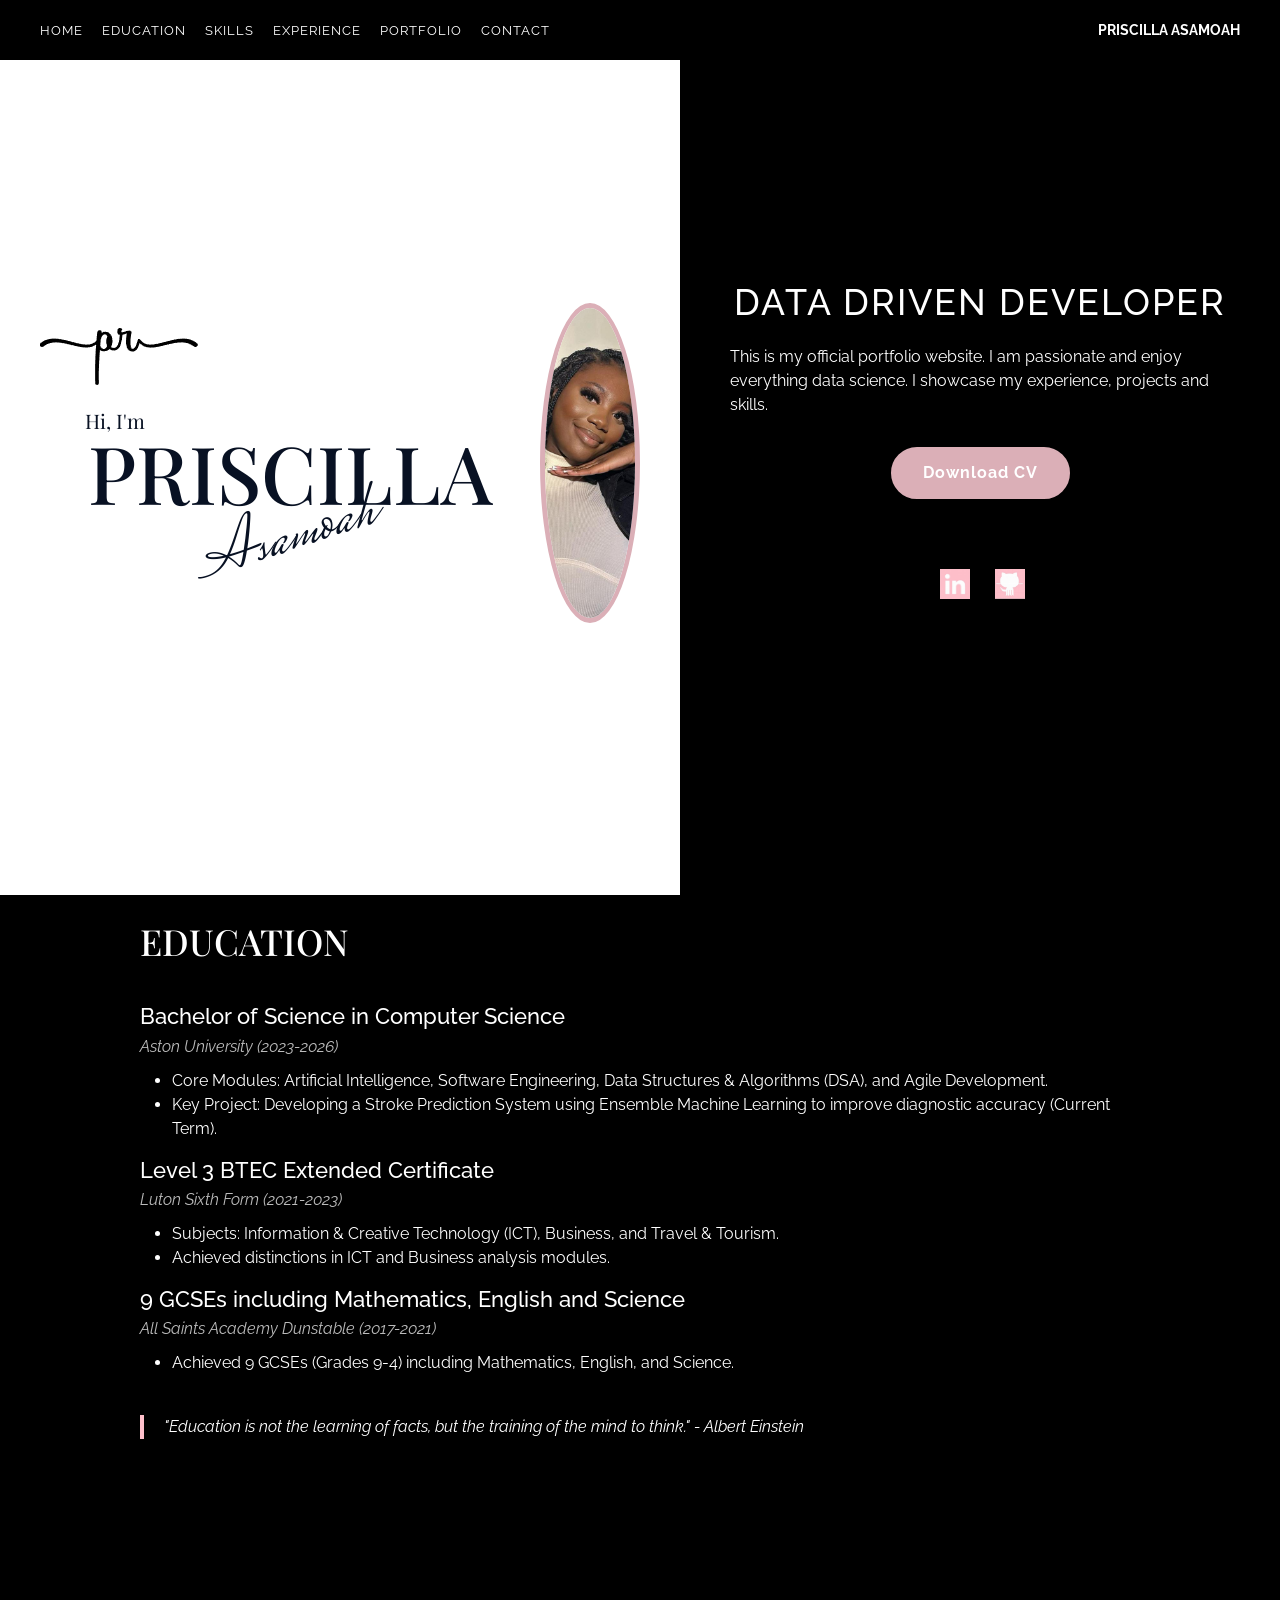
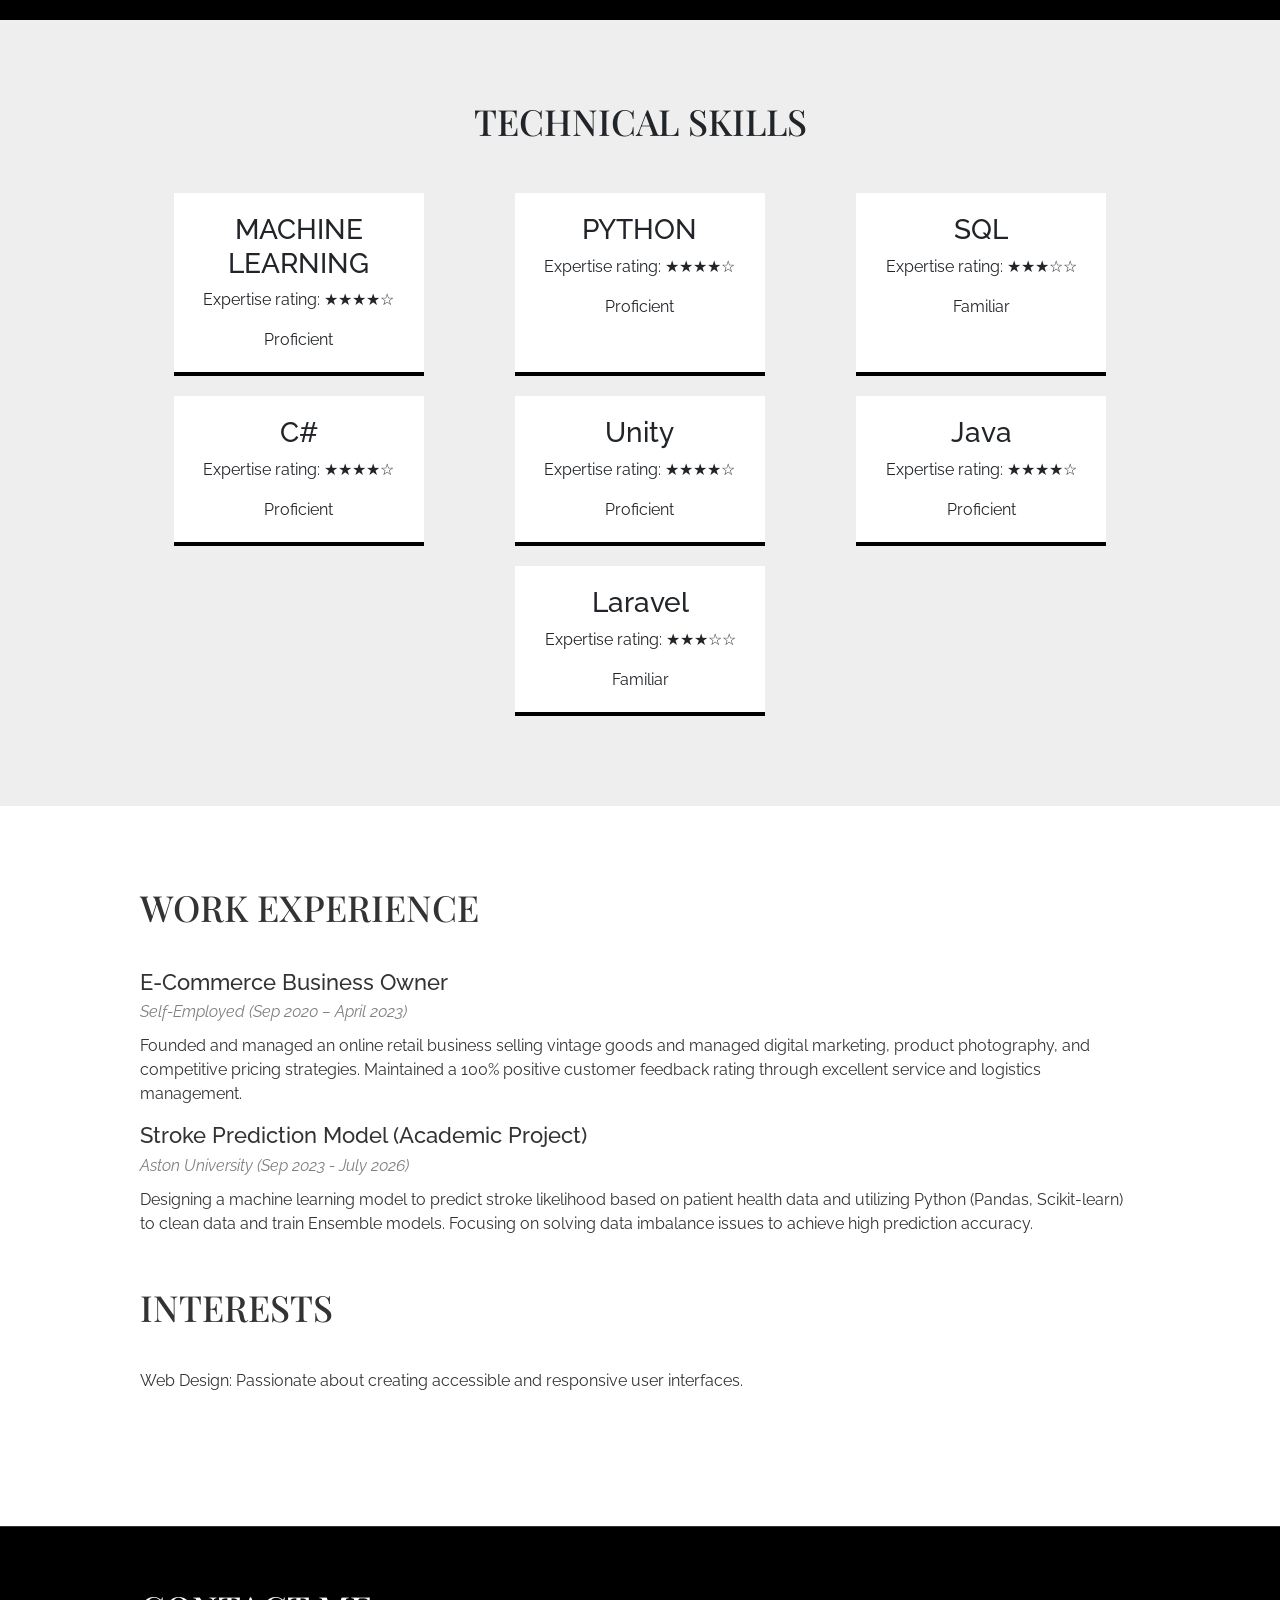
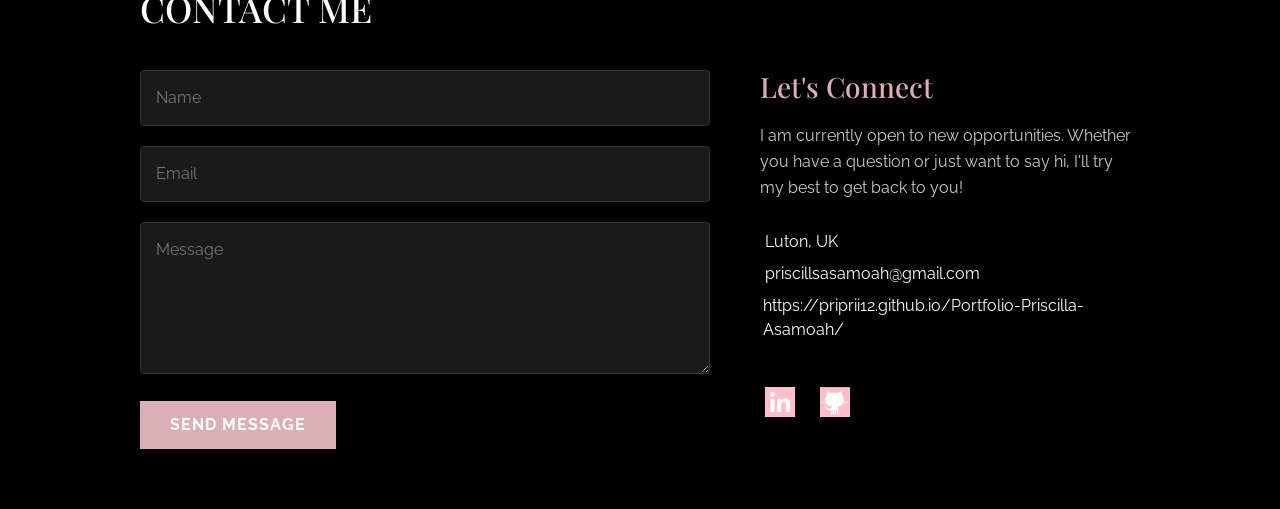
<file: index.html>
<!DOCTYPE html>
<html lang="en">
<head>
  <meta charset="utf-8" />
  <meta name="viewport" content="width=device-width, initial-scale=1.0">
  <!-- Favicon -->
  <title>Priscilla Asamoah | Portfolio</title>
  <link rel="icon" href="images\favicon2.png" type="image/x-icon" />

  <!-- Fonts -->
  <link rel="preconnect" href="https://fonts.googleapis.com">
  <!-- Put this in your HTML <head> if it is missing -->
  <link href="https://fonts.googleapis.com/css2?family=Mrs+Saint+Delafield&family=Open+Sans:wght@300&family=Playfair+Display:wght@400;700&family=Raleway:wght@300;400;500;700&display=swap" rel="stylesheet">
  <link rel="preconnect" href="https://fonts.gstatic.com" crossorigin>
  <link href="https://fonts.googleapis.com/css2?family=Mrs+Saint+Delafield&family=Open+Sans:wght@300&family=Playfair+Display:wght@400;700&family=Raleway:wght@300;500&display=swap" rel="stylesheet">
  <link href="https://fonts.googleapis.com/css2?family=Mrs+Saint+Delafield&display=swap" rel="stylesheet">  
  <link href="https://fonts.googleapis.com/css2?family=Playfair+Display&display=swap" rel="stylesheet">
  <!-- Bootstrap -->
  <link rel="stylesheet" href="https://cdn.jsdelivr.net/npm/bootstrap@5.1.1/dist/css/bootstrap.min.css">
  <!-- File links -->
  <link rel="stylesheet" type="text/css" href="css/style.css" />
  <script defer src="js/basic.js"></script>

</head>

<body>
  
  <nav class="main-nav">

  <!-- 2. The Hamburger Button (Only shows on mobile) -->
  <a href="#" class="toggle-button">
    <span class="bar"></span>
    <span class="bar"></span>
    <span class="bar"></span>
  </a>
    <div class="nav-links">
      <a href="index.html">HOME</a>
      <a href="#education">EDUCATION</a>
      <a href="#skills">SKILLS</a> 
      <a href="#work-experience">EXPERIENCE</a>
       <a href="Portfolio.html">PORTFOLIO</a>
      <a href="#contact">CONTACT</a>
    </div>
    <div class="nav-name">PRISCILLA ASAMOAH</div>
  </nav>

  <main>
    <section class="hero-split">
      <div class="hero-left">
        <div class="content-wrapper">
          <div class="sign-logo">
            <img src="images/signlogo.png" alt="Signature Logo" class="signaturelogo"> 
          </div>
          <p class="intro-text">Hi, I'm</p>
          <h1 class="main-name">PRISCILLA</h1>
          <h2 class="script-name">Asamoah</h2>
        </div>

          <div class="hero-image-container">
       <img src="images/me.jpg" alt="Priscilla" class="profile-pic">
    </div>

      </div>

      <div class="hero-right">
        <div class="content-wrapper">
          <h1>DATA DRIVEN DEVELOPER</h1>
          <p class="sub-text">This is my official portfolio website. I am passionate and enjoy everything data science. I showcase my experience, projects and skills.</p>
          
          <!-- NEW DOWNLOAD BUTTON -->
          <a href="images/PriscillaCSCV.pdf" download class="btn-download">
              Download CV
          </a>

          <!-- SOCIAL ICONS: PINK SQUARES WITH IMAGES -->
          <div class="social-icons">
             <a href="https://www.linkedin.com/in/priscilla-a-752004272/" target="_blank" class="pink-square">
                 <img src="images/linkedin2.png" alt="LinkedIn">
             </a>
             <a href="https://github.com/xx994" target="_blank" class="pink-square">
                 <img src="images/github2.png" alt="GitHub">
             </a>
          </div>

        </div>
      </div>
    </section>

    <section id="education" class="dark-section">
      <div class="container-fluid">
        <h2 class="section-title">EDUCATION</h2>
        
        <div class="edu-item">
          <h3>Bachelor of Science in Computer Science</h3>
          <p class="meta">Aston University (2023-2026)</p>
          <ul>
            <li>Core Modules: Artificial Intelligence, Software Engineering, Data Structures & Algorithms (DSA), and Agile Development.</li>
            <li>Key Project: Developing a Stroke Prediction System using Ensemble Machine Learning to improve diagnostic accuracy (Current Term).</li>
          </ul>
        </div>

        <div class="edu-item">
          <h3>Level 3 BTEC Extended Certificate </h3>
          <p class="meta">Luton Sixth Form (2021-2023)</p>
          <ul>
            <li>Subjects: Information & Creative Technology (ICT), Business, and Travel & Tourism.</li>
            <li>Achieved distinctions in ICT and Business analysis modules.</li>
          </ul>
        </div>

        <div class="edu-item">
          <h3>9 GCSEs including Mathematics, English and Science </h3>
          <p class="meta">All Saints Academy Dunstable (2017-2021)</p>
          <ul>
            <li>Achieved 9 GCSEs (Grades 9-4) including Mathematics, English, and Science.</li>

          </ul>
        </div>

        <blockquote class="quote">
          "Education is not the learning of facts, but the training of the mind to think." - Albert Einstein
        </blockquote>
      </div>
    </section>

    <section id="skills" class="light-section">
      <h2 class="section-title">TECHNICAL SKILLS</h2>
      <div class="skills-grid">
        <div class="skill-card">
          <h3>MACHINE LEARNING</h3>
          <p>Expertise rating: ★★★★☆</p> Proficient
        </div>
        <div class="skill-card">
          <h3>PYTHON</h3>
          <p>Expertise rating: ★★★★☆</p> Proficient
        </div>
        <div class="skill-card">
          <h3>SQL</h3>
          <p>Expertise rating: ★★★☆☆</p> Familiar
        </div>
         <div class="skill-card">
          <h3>C#</h3>
          <p>Expertise rating: ★★★★☆</p>  Proficient
        </div>
         <div class="skill-card">
          <h3>Unity</h3>
          <p>Expertise rating: ★★★★☆</p>  Proficient
        </div>
         <div class="skill-card">
          <h3>Java</h3>
          <p>Expertise rating: ★★★★☆</p>  Proficient
        </div>
         <div class="skill-card">
          <h3>Laravel</h3>
          <p>Expertise rating: ★★★☆☆</p> Familiar
        </div>
      </div>
    </section>

    <section id="work-experience" class="white-section">
      <div class="container-fluid">
        <h2 class="section-title">WORK EXPERIENCE</h2>
        
        <div class="job-item">
          <h3>E-Commerce Business Owner</h3>
          <p class="meta">Self-Employed (Sep 2020 – April 2023)</p>
          <p>Founded and managed an online retail business selling vintage goods and
managed digital marketing, product photography, and competitive pricing strategies.
Maintained a 100% positive customer feedback rating through excellent service and logistics management.</p>
        </div>

        <div class="job-item">
          <h3>Stroke Prediction Model (Academic Project)</h3>
          <p class="meta">Aston University (Sep 2023 - July 2026)</p>
          <p>Designing a machine learning model to predict stroke likelihood based on patient health data and utilizing Python (Pandas, Scikit-learn) to clean data and train Ensemble models. Focusing on solving data imbalance issues to achieve high prediction accuracy.</p>
        </div>

        <h2 class="section-title" style="margin-top: 50px;">INTERESTS</h2>
        <p>Web Design: Passionate about creating accessible and responsive user interfaces.</p>
      </div>
    </section>

   <!-- CONTACT SECTION -->
<section id="contact" class="contact-section">
  <div class="container-fluid">
    <h2 class="section-title">CONTACT ME</h2>
    
    <div class="contact-container">
      
      <!-- LEFT SIDE: The Form -->
      <div class="contact-left">
        <form action="https://formspree.io/f/xvzgwbva" method="POST" class="simple-form">
          <input type="text" placeholder="Name" required name="name" id="name">
          <input type="email" placeholder="Email" required name="email" id="email">
          <textarea placeholder="Message" rows="5" required name="message" id="message"></textarea>
          <button type="submit">SEND MESSAGE</button>
        </form>
      </div>

      <!-- RIGHT SIDE: Info & Socials -->
      <div class="contact-right">
        <h3>Let's Connect</h3>
        <p class="contact-desc">
          I am currently open to new opportunities. Whether you have a question or just want to say hi, I'll try my best to get back to you!
        </p>
        
        <div class="info-item">
          <i class="fas fa-map-marker-alt"></i>
          <span>Luton, UK</span>
        </div>
        <div class="info-item">
          <i class="fas fa-envelope"></i>
          <span>priscillsasamoah@gmail.com</span>
        </div>
        <div class="info-item">
          <i class="fas fa-globe"></i>
          <span>https://priprii12.github.io/Portfolio-Priscilla-Asamoah/</span>
        </div>

          <div class="social-icons">
             <a href="https://www.linkedin.com/in/priscilla-a-752004272/" target="_blank" class="pink-square">
                 <img src="images/linkedin2.png" alt="LinkedIn">
             </a>
             <a href="https://github.com/xx994" target="_blank" class="pink-square">
                 <img src="images/github2.png" alt="GitHub">
             </a>
          </div>

      </div>

    </div>
  </div>
<script>
  const toggleButton = document.getElementsByClassName('toggle-button')[0];
  const navbarLinks = document.getElementsByClassName('nav-links')[0];

  // 1. Toggle the menu when the button is clicked
  toggleButton.addEventListener('click', () => {
    navbarLinks.classList.toggle('active');
  });


  // 2. Select all 'a' tags (links) INSIDE the nav-links div
  const links = document.querySelectorAll(".nav-links a");

  // 3. Add a click event to EVERY link to close the menu
  links.forEach(link => {
      link.addEventListener("click", () => {
          navbarLinks.classList.remove("active");
          // If you have animation on the button, remove active from it too:
          // toggleButton.classList.remove("active"); 
      });
  });
</script>

 
</section>

  </main>
</body>
</html>
</file>
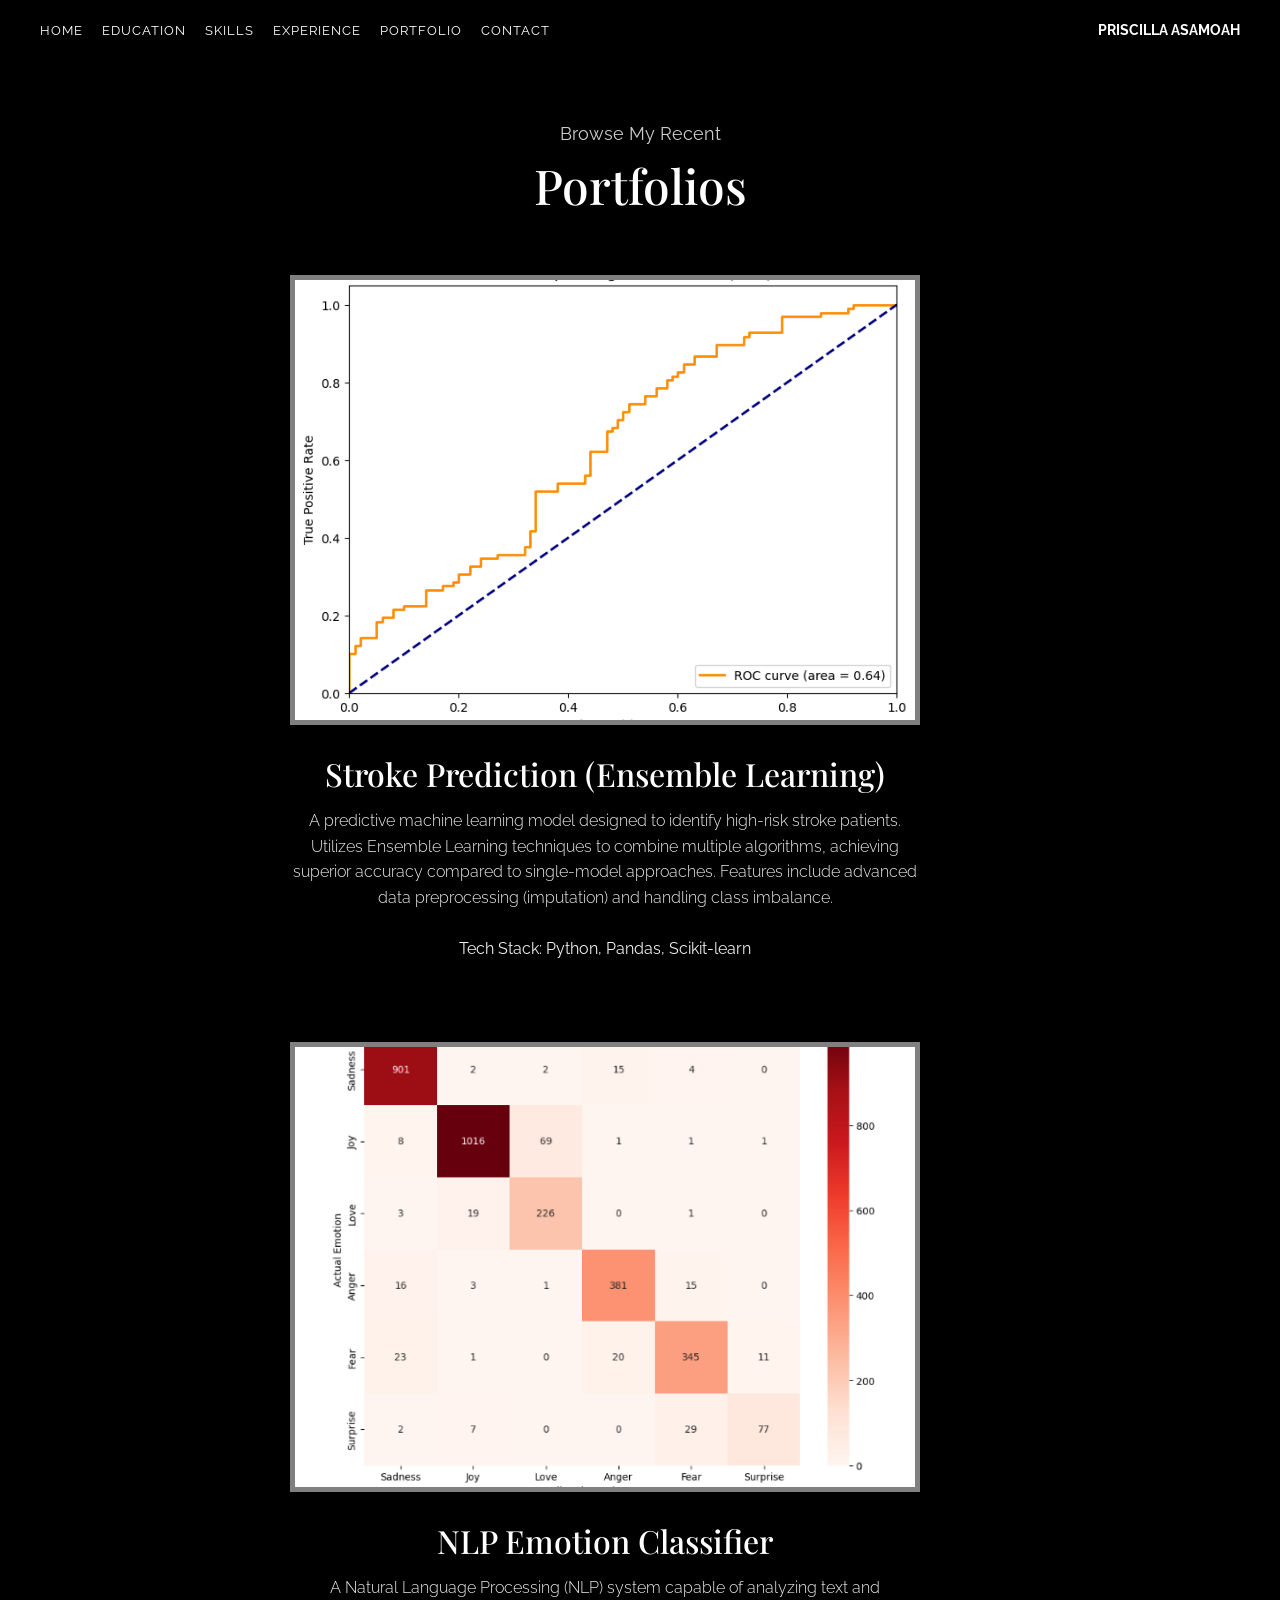
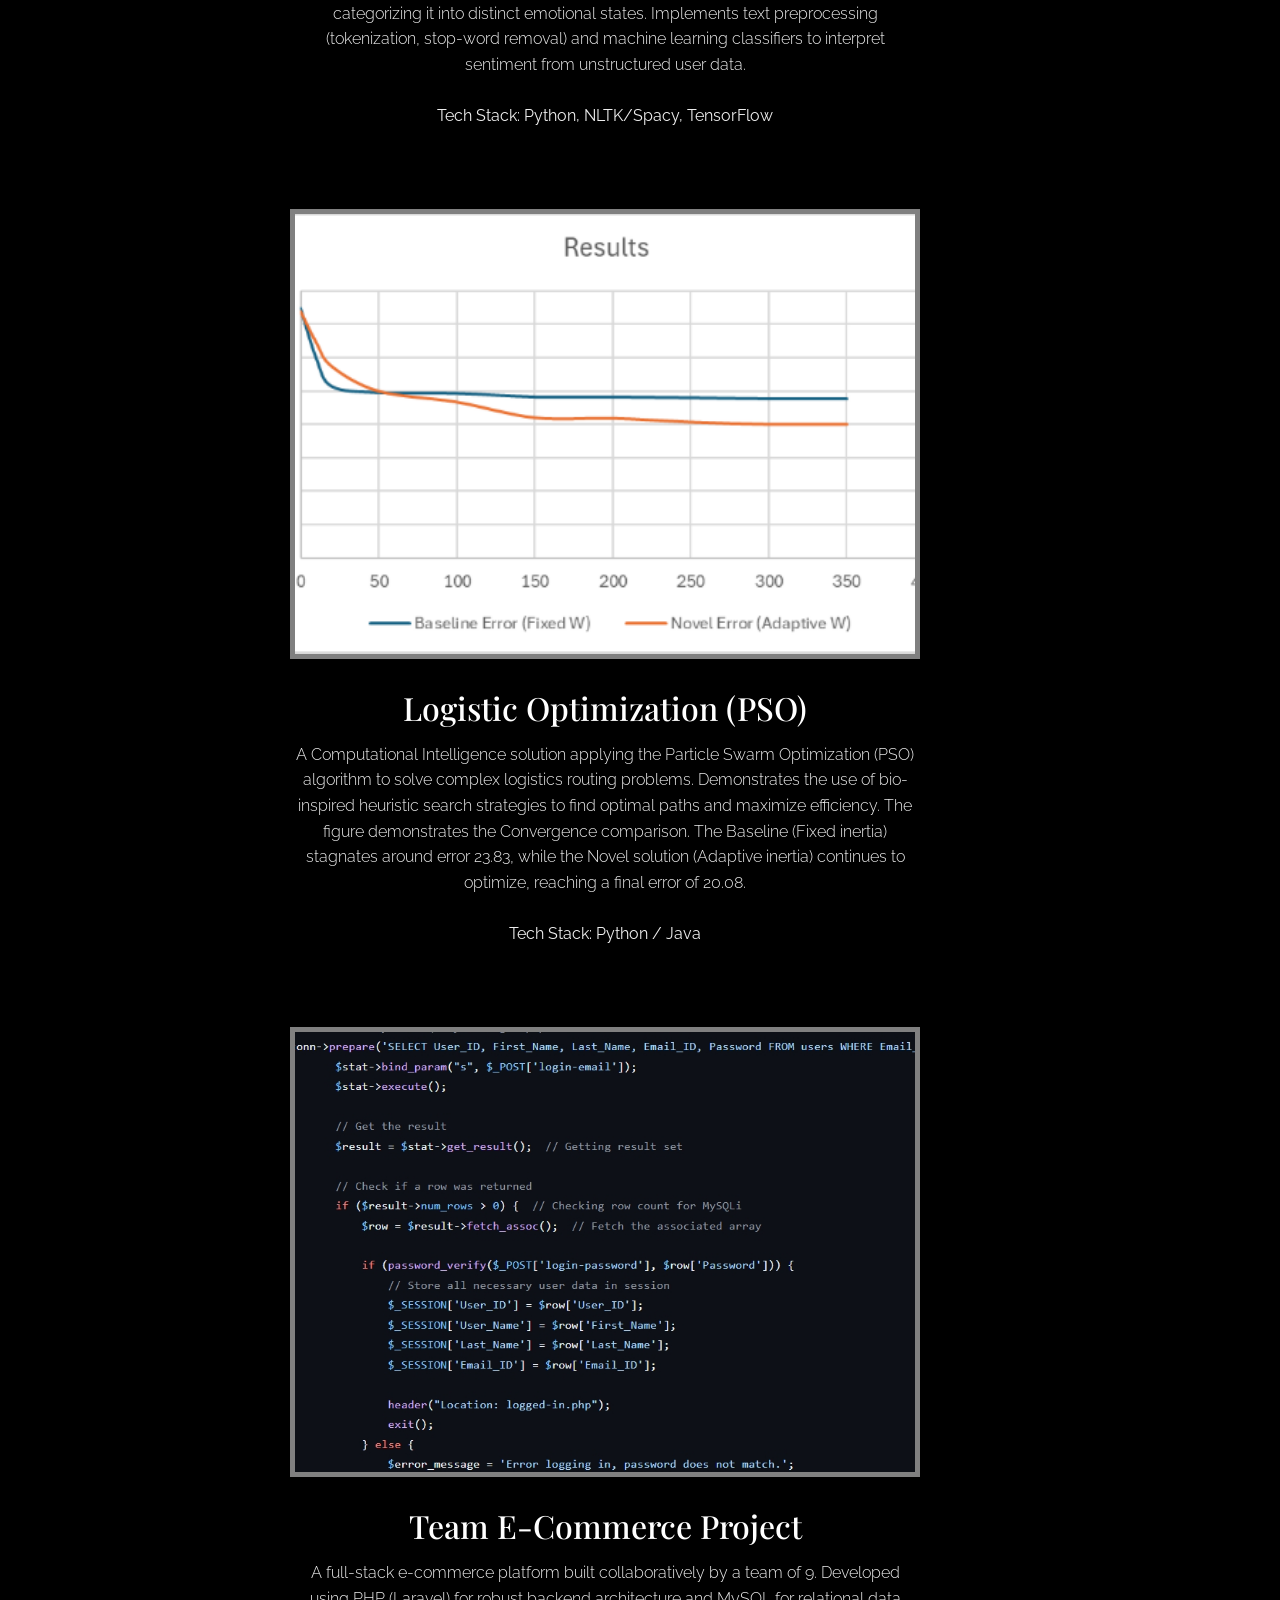
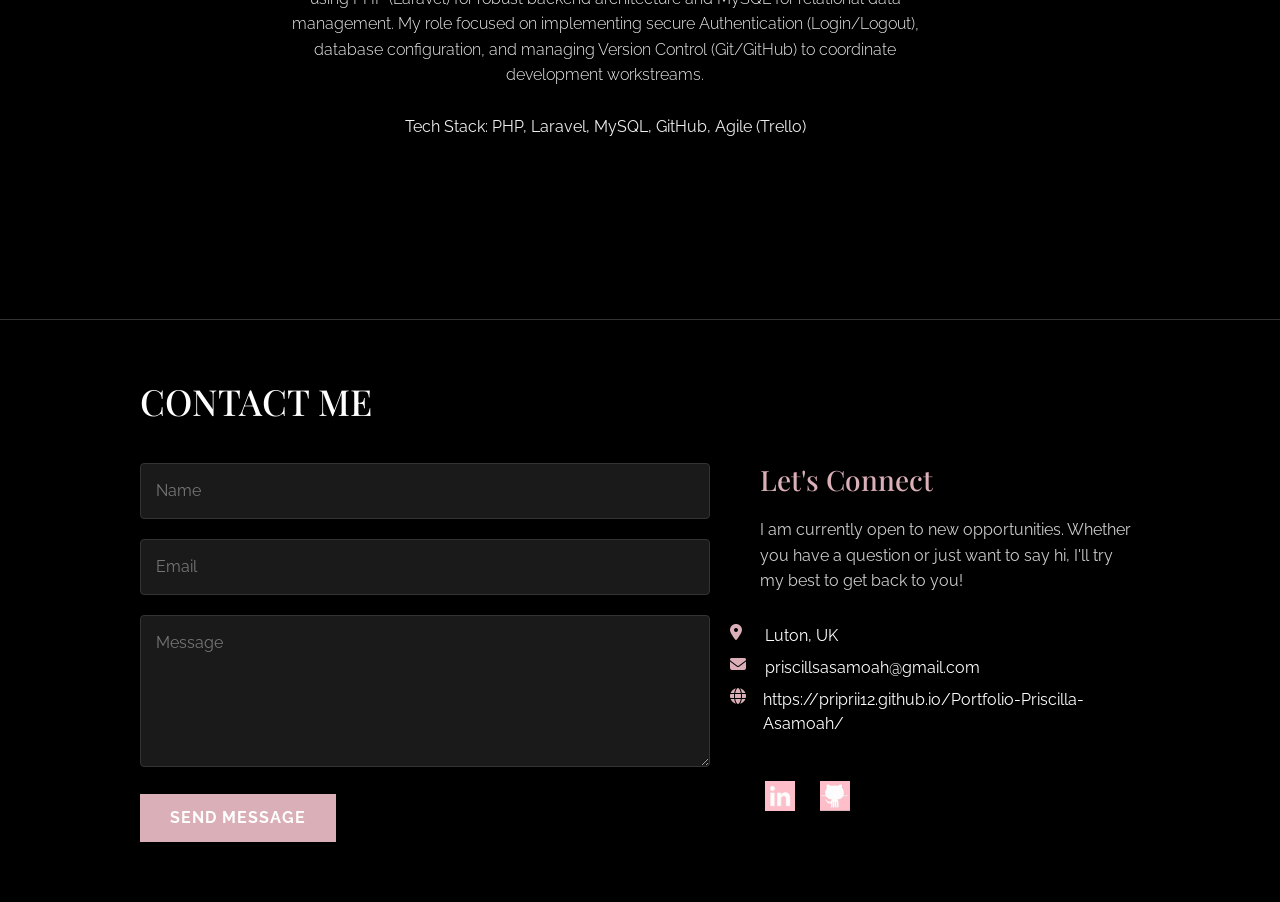
<file: Portfolio.html>
<!DOCTYPE html>
<html lang="en">
<head>
  <meta charset="utf-8" />
  <meta name="viewport" content="width=device-width, initial-scale=1.0">
  <title>Priscilla Asamoah | Portfolio</title>
  <link rel="icon" href="images/favicon2.png" type="image/x-icon"/>
  
  <!-- Fonts -->
  <link rel="preconnect" href="https://fonts.googleapis.com">
  <link rel="preconnect" href="https://fonts.gstatic.com" crossorigin>
  <link href="https://fonts.googleapis.com/css2?family=Mrs+Saint+Delafield&family=Open+Sans:wght@300&family=Playfair+Display:wght@400;700&family=Raleway:wght@300;400;500;700&display=swap" rel="stylesheet">
  
  <!-- Bootstrap -->
  <link rel="stylesheet" href="https://cdn.jsdelivr.net/npm/bootstrap@5.1.1/dist/css/bootstrap.min.css" />
  
  <!-- FontAwesome (Fixes your missing icons!) -->
  <link rel="stylesheet" href="https://cdnjs.cloudflare.com/ajax/libs/font-awesome/6.4.0/css/all.min.css">

  <!-- CSS -->
  <link rel="stylesheet" type="text/css" href="css/style.css" />
</head>

<body class="portbody">

  <nav class="main-nav">
  

    <!-- The Hamburger Button -->
    <a href="#" class="toggle-button">
      <span class="bar"></span>
      <span class="bar"></span>
      <span class="bar"></span>
    </a>
    
    <div class="nav-links">
      <!-- FIXED LINKS: Point back to index.html -->
      <a href="index.html">HOME</a>
      <a href="index.html#education">EDUCATION</a>
      <a href="index.html#skills">SKILLS</a> 
      <a href="index.html#work-experience">EXPERIENCE</a>
      <a href="Portfolio.html">PORTFOLIO</a>
      <a href="Portfolio.html#contact">CONTACT</a>
    </div>
     <div class="nav-name">PRISCILLA ASAMOAH</div>
  </nav>

<main>
  <section id="projects">
    <p class="section_text_p1">Browse My Recent</p>
    <h1 class="title">Portfolios</h1>
    <div class="experience-details-container">
      
      <!-- PROJECT 1 -->
      <div class="detailes-container">
        <img src="images/ROCStroke.png" alt="Stroke Prediction" class="project-img" />
        <h2 class="project-title">Stroke Prediction (Ensemble Learning)</h2>
        <p class="project1-description">
           A predictive machine learning model designed to identify high-risk stroke patients. Utilizes Ensemble Learning techniques to combine multiple algorithms, achieving superior accuracy compared to single-model approaches. Features include advanced data preprocessing (imputation) and handling class imbalance.
           <br><br><strong>Tech Stack: Python, Pandas, Scikit-learn</strong>
        </p>
      </div>

      <!-- PROJECT 2 -->
      <div class="detailes-container">
        <img src="images/NLPClassCM.png" alt="NLP Emotion Classifier" class="project-img2" />
        <h2 class="project-title2">NLP Emotion Classifier</h2>
        <p class="project2-description">
          A Natural Language Processing (NLP) system capable of analyzing text and categorizing it into distinct emotional states. Implements text preprocessing (tokenization, stop-word removal) and machine learning classifiers to interpret sentiment from unstructured user data.
          <br><br><strong>Tech Stack: Python, NLTK/Spacy, TensorFlow</strong>
        </p>
      </div>

      <!-- PROJECT 3 -->
      <div class="detailes-container">
        <img src="images/CIResults.png" alt="Logistic Optimization" class="project-img3" />
        <h2 class="project-title3">Logistic Optimization (PSO)</h2>
        <p class="project3-description">
           A Computational Intelligence solution applying the Particle Swarm Optimization (PSO) algorithm to solve complex logistics routing problems. Demonstrates the use of bio-inspired heuristic search strategies to find optimal paths and maximize efficiency. The figure demonstrates the Convergence comparison. The Baseline (Fixed inertia) stagnates around error 23.83, while the Novel solution (Adaptive inertia) continues to optimize, reaching a final error of 20.08.
           <br><br><strong>Tech Stack: Python / Java</strong>
        </p>
      </div>
    
      <!-- PROJECT 4 (Fixed Structure) -->
      <div class="detailes-container">
          <img src="images/loginecom.jpeg" alt="E-Commerce Project" class="project-img4" />
          <h2 class="project-title4">Team E-Commerce Project</h2>
          <p class="project4-description">
            A full-stack e-commerce platform built collaboratively by a team of 9. Developed using PHP (Laravel) for robust backend architecture and MySQL for relational data management. My role focused on implementing secure Authentication (Login/Logout), database configuration, and managing Version Control (Git/GitHub) to coordinate development workstreams.
            <br><br><strong>Tech Stack: PHP, Laravel, MySQL, GitHub, Agile (Trello)</strong>
          </p>
      </div>

    </div>
  </section>

   <!-- CONTACT SECTION -->
  <section id="contact" class="contact-section">
    <div class="container-fluid">
      <h2 class="section-title">CONTACT ME</h2>
      
      <div class="contact-container">
        
        <!-- LEFT SIDE: The Form -->
        <div class="contact-left">
          <form action="https://formspree.io/f/xvzgwbva" method="POST" class="simple-form">
            <input type="text" placeholder="Name" required>
            <input type="email" placeholder="Email" required>
            <textarea placeholder="Message" rows="5" required></textarea>
            <button type="submit">SEND MESSAGE</button>
          </form>
        </div>

        <!-- RIGHT SIDE: Info & Socials -->
        <div class="contact-right">
          <h3>Let's Connect</h3>
          <p class="contact-desc">
            I am currently open to new opportunities. Whether you have a question or just want to say hi, I'll try my best to get back to you!
          </p>
          
          <div class="info-item">
            <i class="fas fa-map-marker-alt"></i>
            <span>Luton, UK</span>
          </div>
          <div class="info-item">
            <i class="fas fa-envelope"></i>
            <span>priscillsasamoah@gmail.com</span>
          </div>
          <div class="info-item">
            <i class="fas fa-globe"></i>
            <span>https://priprii12.github.io/Portfolio-Priscilla-Asamoah/</span>
          </div>

            <div class="social-icons">
               <a href="https://www.linkedin.com/in/priscilla-a-752004272/" target="_blank" class="pink-square">
                   <img src="images/linkedin2.png" alt="LinkedIn">
               </a>
               <a href="https://github.com/xx994" target="_blank" class="pink-square">
                   <img src="images/github2.png" alt="GitHub">
               </a>
            </div>

        </div>

      </div>
    </div>
  </section>
</main>

<!-- SCRIPT MOVED TO BOTTOM FOR PERFORMANCE -->
<script>
  const toggleButton = document.getElementsByClassName('toggle-button')[0];
  const navbarLinks = document.getElementsByClassName('nav-links')[0];

  if(toggleButton) {
    toggleButton.addEventListener('click', () => {
      navbarLinks.classList.toggle('active');
    });
  }
</script>

</body>
</html>
</file>
<file: css/style.css>
/* =========================================
   INDEX PAGE STYLES 
   ================================********* */
    /* --- RESET & BASICS --- */
    * {
      margin: 0;
      padding: 0;
      box-sizing: border-box;
    }

    body {
      font-family: 'Raleway', sans-serif;
      overflow-x: hidden;
    }

    img {
      max-width: 100%;
      height: auto;
    }
    html {
  scroll-behavior: smooth; /* Makes it scroll nicely instead of jumping */
}

section {
  scroll-margin-top: 60px; /* The Magic Fix: Stops scrolling 80px above the section */
}

    /* --- NAVIGATION --- */
    .main-nav {
      position: fixed;
      top: 0;
      width: 100%;
      height: 60px;
      background: black;
      display: flex;
      justify-content: space-between;
      align-items: center;
      padding: 0 40px;
      z-index: 1000;
    }

    .nav-links a {
      color: white;
      text-decoration: none;
      margin-right: 15px;
      font-size: 13px;
      letter-spacing: 1px;
    }

    .nav-links a:hover {
      color: #FDBEC9;
    }

    .nav-name {
      color: white;
      font-size: 14px;
      font-weight: bold;
    }

    /* --- HERO SECTION (SPLIT SCREEN) --- */
    .hero-split {
      display: flex;
      min-height: 100vh;


    }

    .hero-left {
      flex: 1;
      background: white;
      border-bottom: 5px solid black;
      display: flex;
      justify-content: right;
      align-items: center;
      padding: 40px;
      position: relative;
    }

    .hero-right {
      flex: 1;
      background: black;
      color: white;
      display: flex;
      justify-content: center;
      align-items: center;



    }
    /* --- DOWNLOAD CV BUTTON --- */
.btn-download {
  display: inline-block;
  background-color: rgb(219, 175, 183); /* Your Theme Pink */
  color: white;
  padding: 12px 30px;
  border-radius: 30px; /* Makes it pill-shaped/rounded */
  text-decoration: none;
  font-family: 'Raleway', sans-serif;
  font-weight: bold;
  letter-spacing: 1px;
  margin-bottom: 25px; /* Spacing between button and social icons */
  transition: all 0.3s ease;
  border: 2px solid rgb(219, 175, 183);
}

.btn-download:hover {
  background-color: transparent; /* See-through on hover */
  color: rgb(219, 175, 183); /* Text turns pink */
  border: 2px solid rgb(219, 175, 183);
  transform: translateY(-3px); /* Floats up slightly */
}

    .content-wrapper {
    max-width: 500px;
  width: 100%;
  text-align: flex-end; 
  display: flex;
  flex-direction: column;
  align-items: center;


    }
    .signaturelogo{
      margin-right: 500px;
      align-items: start;
    }

    .intro-text {
      font-family: 'Playfair Display', serif;
      font-size: 20px;
      color: #081123;
      margin-bottom: 0;
      margin-right: 350px;
    }

    .main-name {
      font-family: 'Playfair Display', serif;
      font-size: 80px;
      line-height: 0.9;
      color: #081123;
      margin-bottom: 10px;
    }

    .script-name {
      font-family: 'Mrs Saint Delafield', cursive;
      font-size: 70px;
      color: #081123;
      transform: rotate(-18deg) translateX(5px) translateY(-20px);
      display: block;
    }


    .hero-right h1 {
      font-family: 'Raleway', sans-serif;
      font-size: 36px;
      margin-bottom: 20px;
      letter-spacing: 2px;
    }

    .hero-right .sub-text {
      font-size: 16px;
      margin-bottom: 30px;
      line-height: 1.5;
    }

    .profile-pic {

 width: 320px; /* Bigger and better! */
  height: 320px; /* Optional: Forces a square/circle shape if you want */
  border: 5px solid rgb(219, 175, 183);
  object-fit: cover; /* Ensures face isn't stretched */
  margin-top: 30px; /* Space between Name and Face */
  border-radius: 50%; /* Optional: Makes it a circle (very popular style) */
    }

    /* --- PINK SQUARE ICONS (FIXED) --- */
    .social-icons {
      display: flex;
      gap: 20px; /* Space between icons */
      margin-top: 20px;
      margin-bottom: 20px;
    }

    .pink-square {
        display: flex;
        justify-content: center;
        align-items: center;
        width: 30px;  
        height: 30px; 
        margin-top: 25px;
        margin-left: 5px;
        background-color: rgb(219, 175, 183); /* Pink */
        transition: transform 0.2s; 
        text-decoration: none; /* Remove underline */
    }


    .pink-square:hover {
        background-color: rgb(239, 207, 212);
        transform: scale(1.1);
    }

    /* --- SECTIONS --- */
    .dark-section {
      background-color: black;
      color: white;
      padding: 20px 10% 80px 10%; 
      min-height: 80vh; /* 80% of the screen height */
      border: none; /* No more white border */

    }

    .light-section {
      background-color: #eee;
      padding: 80px 10%;
      text-align: center;
       min-height: 80vh; /* 80% of the screen height */

    }

    .white-section {
      background-color: white;
      color: #333;
      padding: 80px 10%;
       min-height: 80vh; /* 80% of the screen height */

    }

    .section-title {
      font-family: 'Playfair Display', serif;
      font-size: 36px;
      margin-bottom: 40px;
      text-transform: uppercase;
    }
    /* --- EDUCATION SECTION --- */
    .edu-item, .job-item {
    margin-bottom: 5px;
    }

    .edu-item h3, .job-item h3 {
      font-size: 22px;
      margin-bottom: 5px;
    }

    .meta {
      font-style: italic;
      margin-bottom: 10px;
      color: gray;
    }

    .dark-section .meta {
      color: #bbb;
    }

    .quote {
      border-left: 4px solid pink;
      padding-left: 20px;
      margin-top: 40px;
      font-style: italic;
    }

    .skills-grid {
      display: flex;
      justify-content: space-around;
      flex-wrap: wrap;
    }

    .skill-card {
      background: white;
      padding: 20px;
      margin: 10px;
      width: 250px;
      border-bottom: 4px solid black;
    }

/* --- CONTACT SECTION (Split Layout) --- */
.contact-section {
  background-color: black;
  color: white;
  padding: 60px 10%;
  border-top: 1px solid #333; /* Subtle divider line */
}

.contact-container {
  display: flex;
  gap: 50px; /* Space between Form and Info */
  flex-wrap: wrap; /* Wraps on mobile */
  align-items: flex-start;
}

/* LEFT SIDE: Form Styling */
.contact-left {
  flex: 1.5; /* Takes up slightly more space */
}

.simple-form input, 
.simple-form textarea {
  width: 100%;
  padding: 15px;
  margin-bottom: 20px;
  background-color: #1a1a1a; /* Dark Grey Input background */
  border: 1px solid #333;
  color: white;
  font-family: 'Raleway', sans-serif;
  border-radius: 4px; /* Slight curve */
}

.simple-form input:focus, 
.simple-form textarea:focus {
  outline: none;
  border-color: rgb(219, 175, 183); /* Pink focus border */
}

.simple-form button {
  background-color: rgb(219, 175, 183);
  color: white;
  padding: 12px 30px;
  border: none;
  cursor: pointer;
  font-weight: bold;
  letter-spacing: 1px;
  transition: background 0.3s;
}

.simple-form button:hover {
  background-color: rgb(239, 207, 212);
}

/* RIGHT SIDE: Info Styling */
.contact-right {
  flex: 1;
}

.contact-right h3 {
  font-family: 'Playfair Display', serif;
  font-size: 28px;
  margin-bottom: 20px;
  color: rgb(219, 175, 183);
}

.contact-desc {
  color: #ccc;
  margin-bottom: 30px;
  line-height: 1.6;
}

.info-item {
  display: flex;
  align-items: left;
  margin-left: -30px;
  margin-bottom: 8px;
}

.info-item i {
  color: rgb(219, 175, 183);
  width: 25px;
  margin-right: 10px;
  margin: top -150px;
}

/* Mobile Fix */
@media (max-width: 768px) {
  .contact-container {
    flex-direction: column; /* Stack them on phone */
  }
}


/* =========================================
   PORTFOLIO PAGE STYLES (Black Background)
   ================================********* */

/* 1. Page Background & Reset */
.portbody {
  background-color: black;
  color: white;
  font-family: 'Raleway', sans-serif;
  overflow-x: hidden; /* Prevents side scrolling */
}

/* 2. Navigation (Matches your Index page) */
.header-main {
  position: fixed;
  top: 0;
  width: 100%;
  height: 80px;
  background-color: black;
  z-index: 1000;
  display: flex;
  align-items: center;
  justify-content: space-between;
  padding: 0 50px;
  border-bottom: 1px solid #333; /* Subtle divider */
}

.header-main-nav ul {
  list-style: none;
  margin: 0;
  padding: 0;
  display: flex;
}

.header-main-nav li {
  margin-right: 30px;
}

.header-main-nav a {
  text-decoration: none;
  color: white;
  font-size: 14px;
  letter-spacing: 1px;
  font-family: 'Open Sans', sans-serif;
}

.header-main-nav a:hover {
  color: #FDBEC9; /* Your Pink Hover Color */
}



/* =========================================
   PROJECT SECTION (CLEAN & CENTERED)
   ================================********* */

/* 1. Main Section Wrapper */
#projects {
  padding-top: 120px;
  padding-bottom: 100px;
  display: flex;
  flex-direction: column;
  align-items: center;
  width: 100%;
}

/* 2. Main Titles */
.section_text_p1 {
  font-size: 18px;
  color: #ccc;
  margin-bottom: 10px;
  text-align: center;
}

.title {
  font-family: 'Playfair Display', serif;
  font-size: 48px;
  text-align: center;
  margin-bottom: 60px;
  color: white;
}

/* 3. Individual Project Container */
.detailes-container {
  margin-bottom: 80px;
  width: 90%;
  max-width: 900px;
  display: flex;
  flex-direction: column;
  align-items: center;
}

/* 4. Project Images */

.project-img, 
.project-img2, 
.project-img3,
.project-img4, 
.project-img5, 
.project-img6 {
  width: 100%;
  max-width: 700px;


  height: 450px; 

  border: 5px solid grey;


  display: block; 
  margin-bottom: 30px; 
  object-fit: cover;

}

/* 5. Project Titles */
.project-title,
.project-title2,
.project-title3,
.project-title4,
.project-title5,
.project-title6 {
  font-family: 'Playfair Display', serif;
  font-size: 32px;
  margin-bottom: 15px;
  text-align: center;
  width: 100%;
  color: white;
}

/* 6. Project Descriptions */
.project1-description,
.project2-description,
.project3-description,
.project4-description,
.project5-description,
.project6-description {
  font-family: 'Raleway', sans-serif;
  font-size: 16px;
  color: #eee;
  text-align: center;
  margin: 0 auto;



  line-height: 1.6;


  max-width: 650px; 
  width: 100%;

  font-weight: 300;
  font-style: normal;
}




/* 7. Hide the black dot header */
.coolheader {
  display: none; 
}

/* =========================================
   HAMBURGER MENU BASE (DESKTOP)
   ================================********* */
.toggle-button {
  display: none; /* Hidden on computer */
  position: absolute;
  right: 20px;
  top: 20px; /* Positions it correctly */
  flex-direction: column;
  justify-content: space-between;
  width: 30px;
  height: 21px;
  cursor: pointer;
  z-index: 2000;
}

.toggle-button .bar {
  height: 3px;
  width: 100%;
  background-color: white;
  border-radius: 10px;
}

/* =========================================
   MOBILE RESPONSIVENESS (Max Width 768px)
   ================================********* */

@media (max-width: 768px) {

  /* 1. Fix the Main Container Stacking */
  .hero-split {
    flex-direction: column;
    margin-top: 60px;
  }

  /* 2. Fix the White Section (Top) */
  .hero-left {
    display: flex;
    flex-direction: column;
    width: 100%;
    border-right: none;
    border-bottom: 5px solid black;
    padding: 40px 20px;


    justify-content: center; 
    align-items: center;
    text-align: center;
  }


  .hero-left .content-wrapper,
  .intro-text,
  .signaturelogo, 
  .script-name {
    margin: 0 auto;
    text-align: center;
    transform: none;
  }


  .script-name {
    margin-top: -10px;
    margin-bottom: 20px;
    display: block;
  }

  /* 3. Fix the Black Section (Bottom) */
  .hero-right {
    width: 100%;
    padding: 60px 20px;


    justify-content: center;
    align-items: center;
    text-align: center;
  }


  .hero-right .content-wrapper {
    margin: 0;
    text-align: center;
    align-items: center;
  }


  .hero-right h1 {
    font-size: 32px; 
    text-align: center;
  }

  /* 4. Fix the Profile Pic */
  .profile-pic {
    
    width: 60%;
    max-width: 450px;
    height: auto;
    margin: 20px auto;
  }

  /* 5. Mobile Navigation */
  .main-nav {
    padding: 0 20px;
  }
  
  .nav-name {
    font-size: 12px;
  }

  /* Show the button */
  .toggle-button {
    display: flex; 
  }

  /* Hide the links by default */
  .nav-links {
    display: none; 
    width: 100%;
    text-align: center;
    position: absolute;
    top: 60px;
    left: 0;
    background-color: black;
    padding: 20px 0;
    border-top: 1px solid #333;
  }


  .nav-links ul {
    flex-direction: column;
    width: 100%;
    padding: 0;
  }

  .nav-links li {
    margin: 15px 0;
    display: block;
  }

  /* Show menu when active */
  .nav-links.active {
    display: flex;
    flex-direction: column;
  }

  /* 6. Fix Project Fonts on Mobile */
  .project-title, .project-title2, .project-title3,
  .project-title4, .project-title5, .project-title6 {

    font-size: 24px;
  }

  .project1-description, .project2-description, .project3-description,
  .project4-description, .project5-description, .project6-description {
    font-size: 16px;
    padding: 0 10px;
  }
  .project-img, 
.project-img2, 
.project-img3,
.project-img4, 
.project-img5, 
.project-img6 {
  width: 90%;
  max-width: 500px;
  height: auto; 

  border: 5px solid grey;


  display: block; 
  margin-bottom: 30px; 
  object-fit: cover;

}
}
</file>
